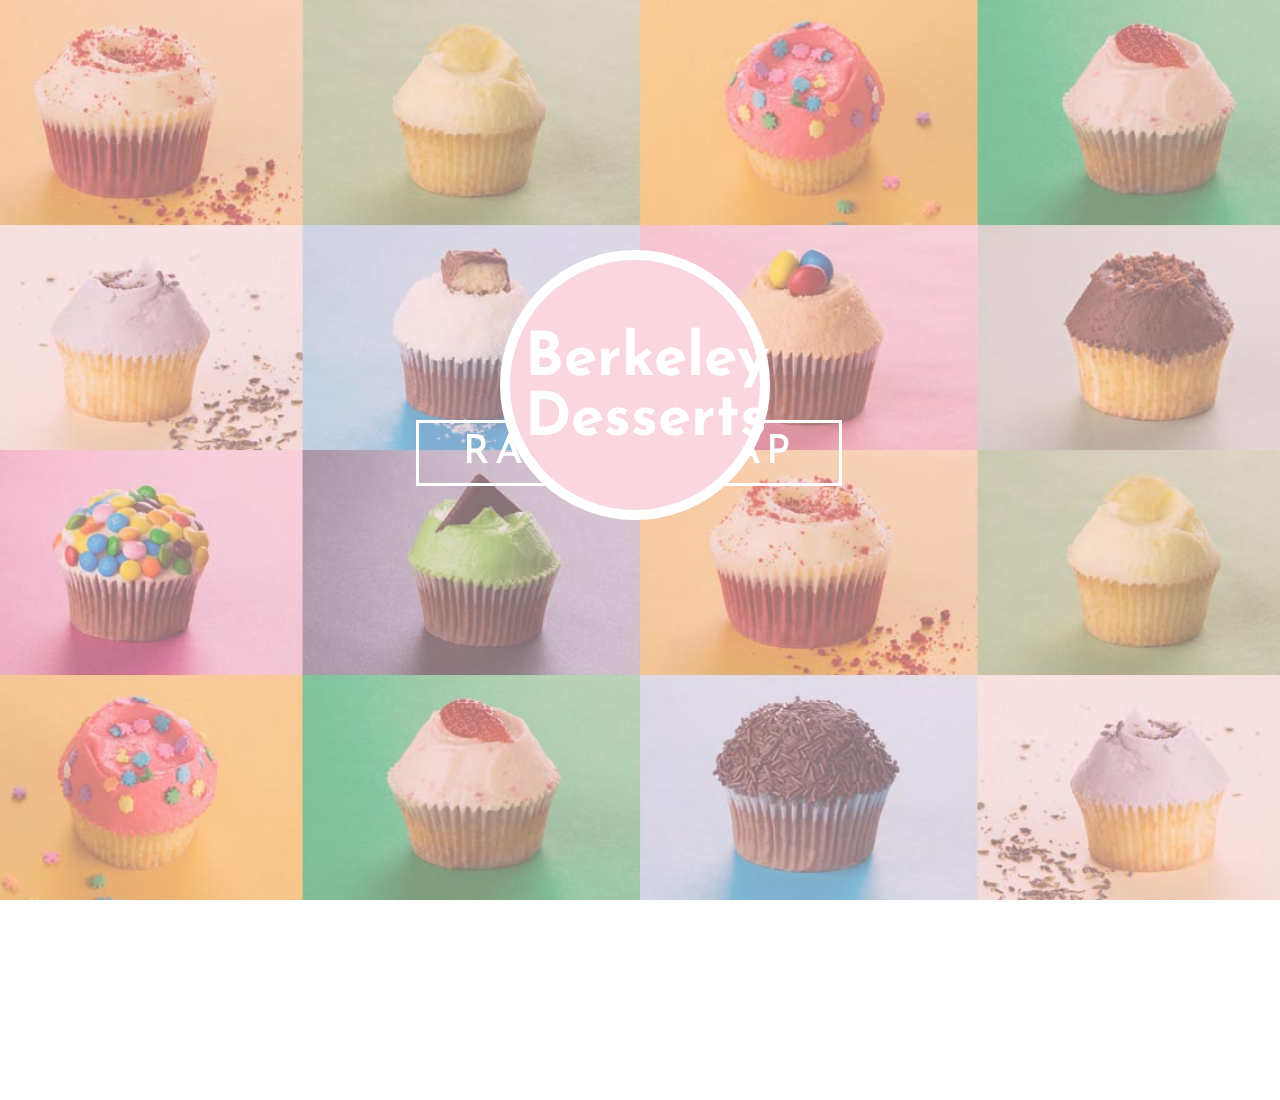
<file: index1.html>
<html>
<head>
	<link href='http://fonts.googleapis.com/css?family=Josefin+Sans:300,400,700' rel='stylesheet' type='text/css'>
	<link rel="stylesheet" type="text/css" href="assets/css/style1.css" />
	<script src="http://code.jquery.com/jquery-1.11.0.min.js"></script>
	<script src="assets/js/script.js"></script>
</head>

<body>
	<div id="circle">
	<div id="title">Berkeley<br>Desserts</div>
	</div>
	<div id="container">
		<div id="text"><a href="index2.html">Rank</a> | <a href="index3.html">Map</a></div>
	
	</div>
	<img id="background" src="assets/images/cupcakes 3.jpg">
</body>
</html>
</file>
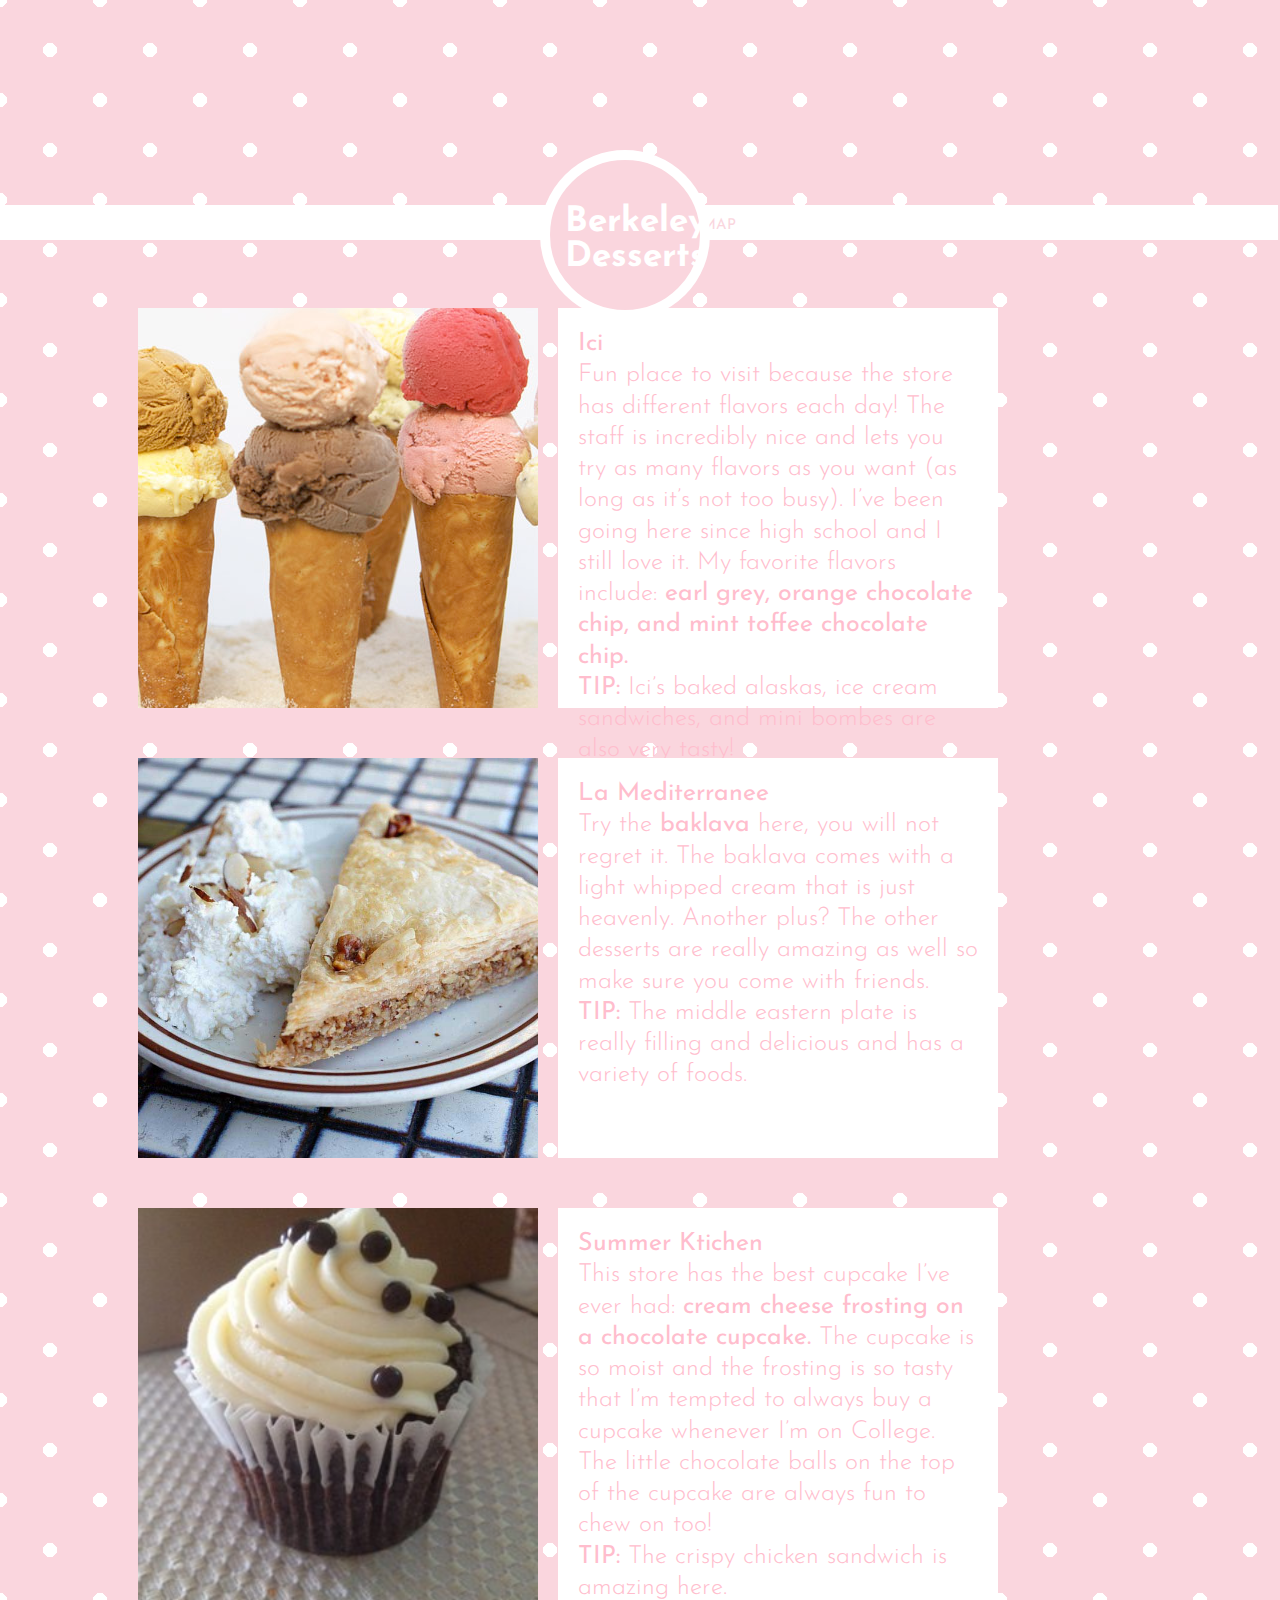
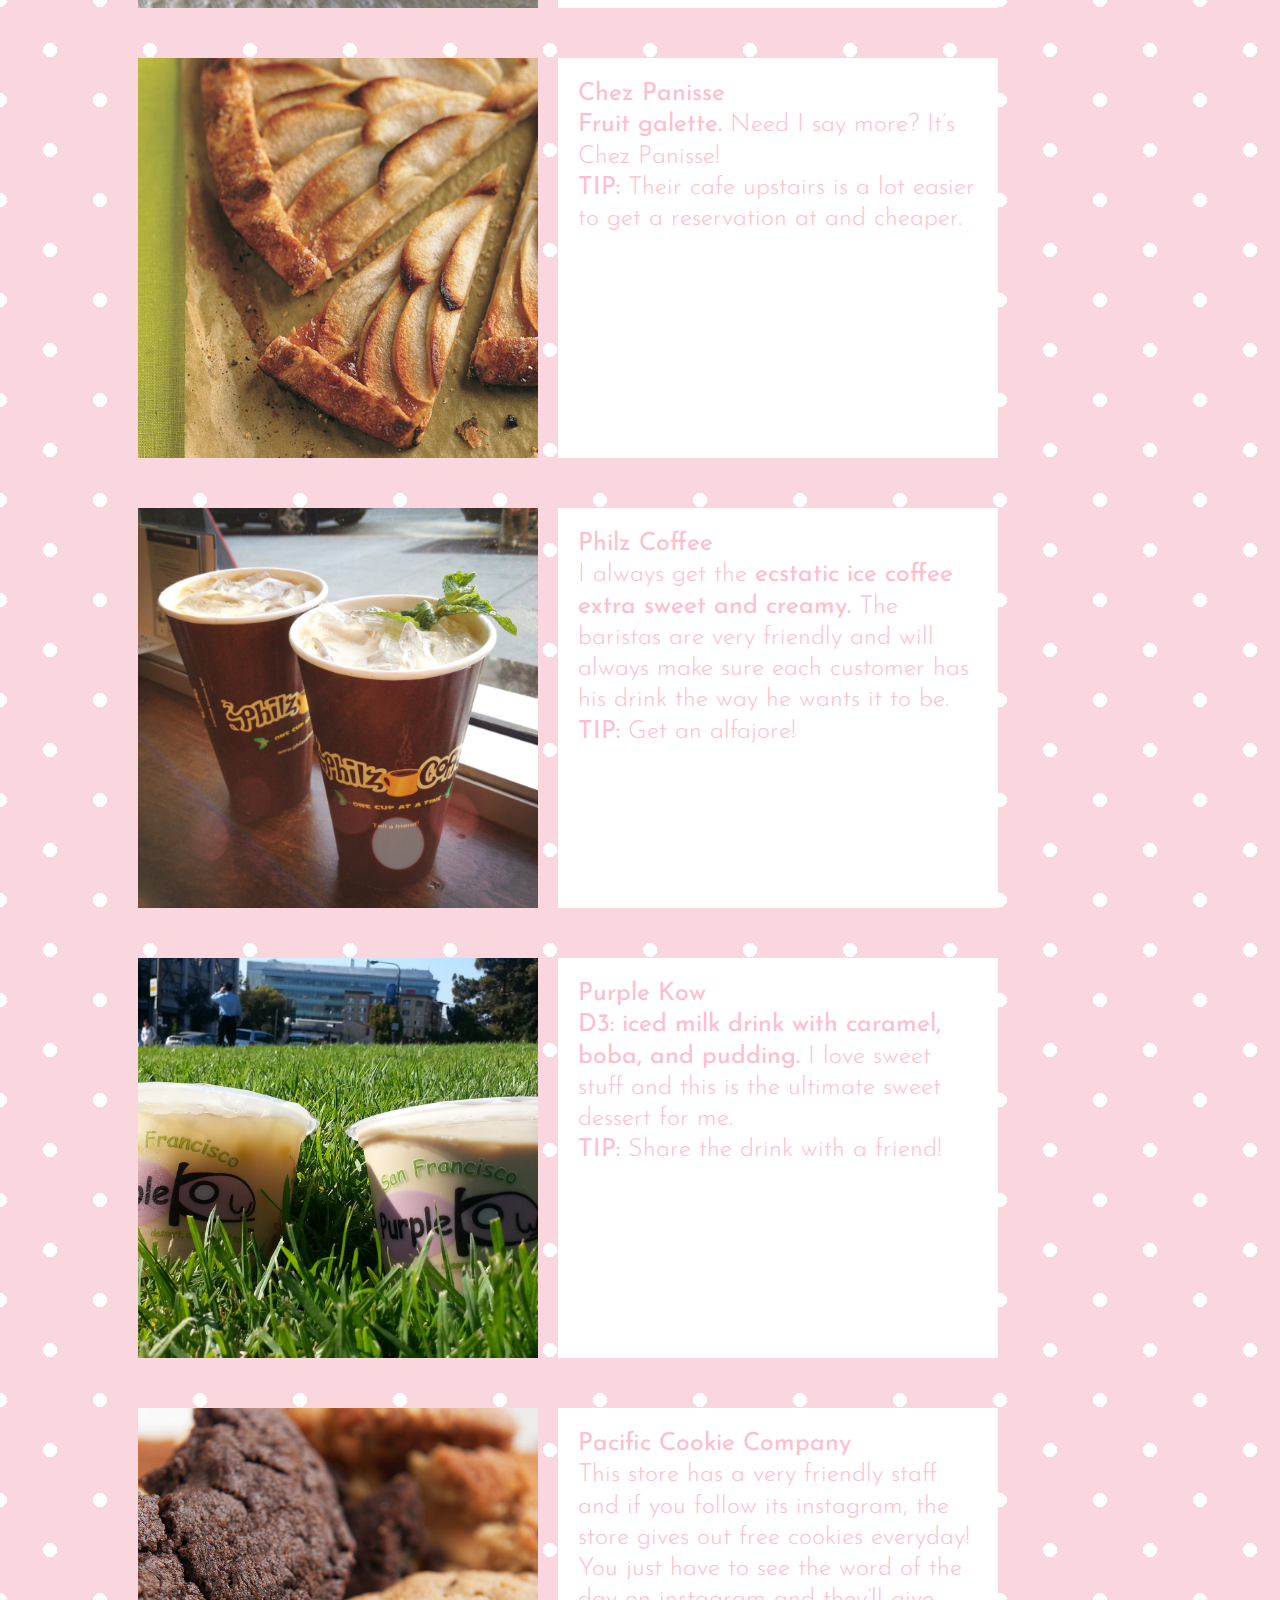
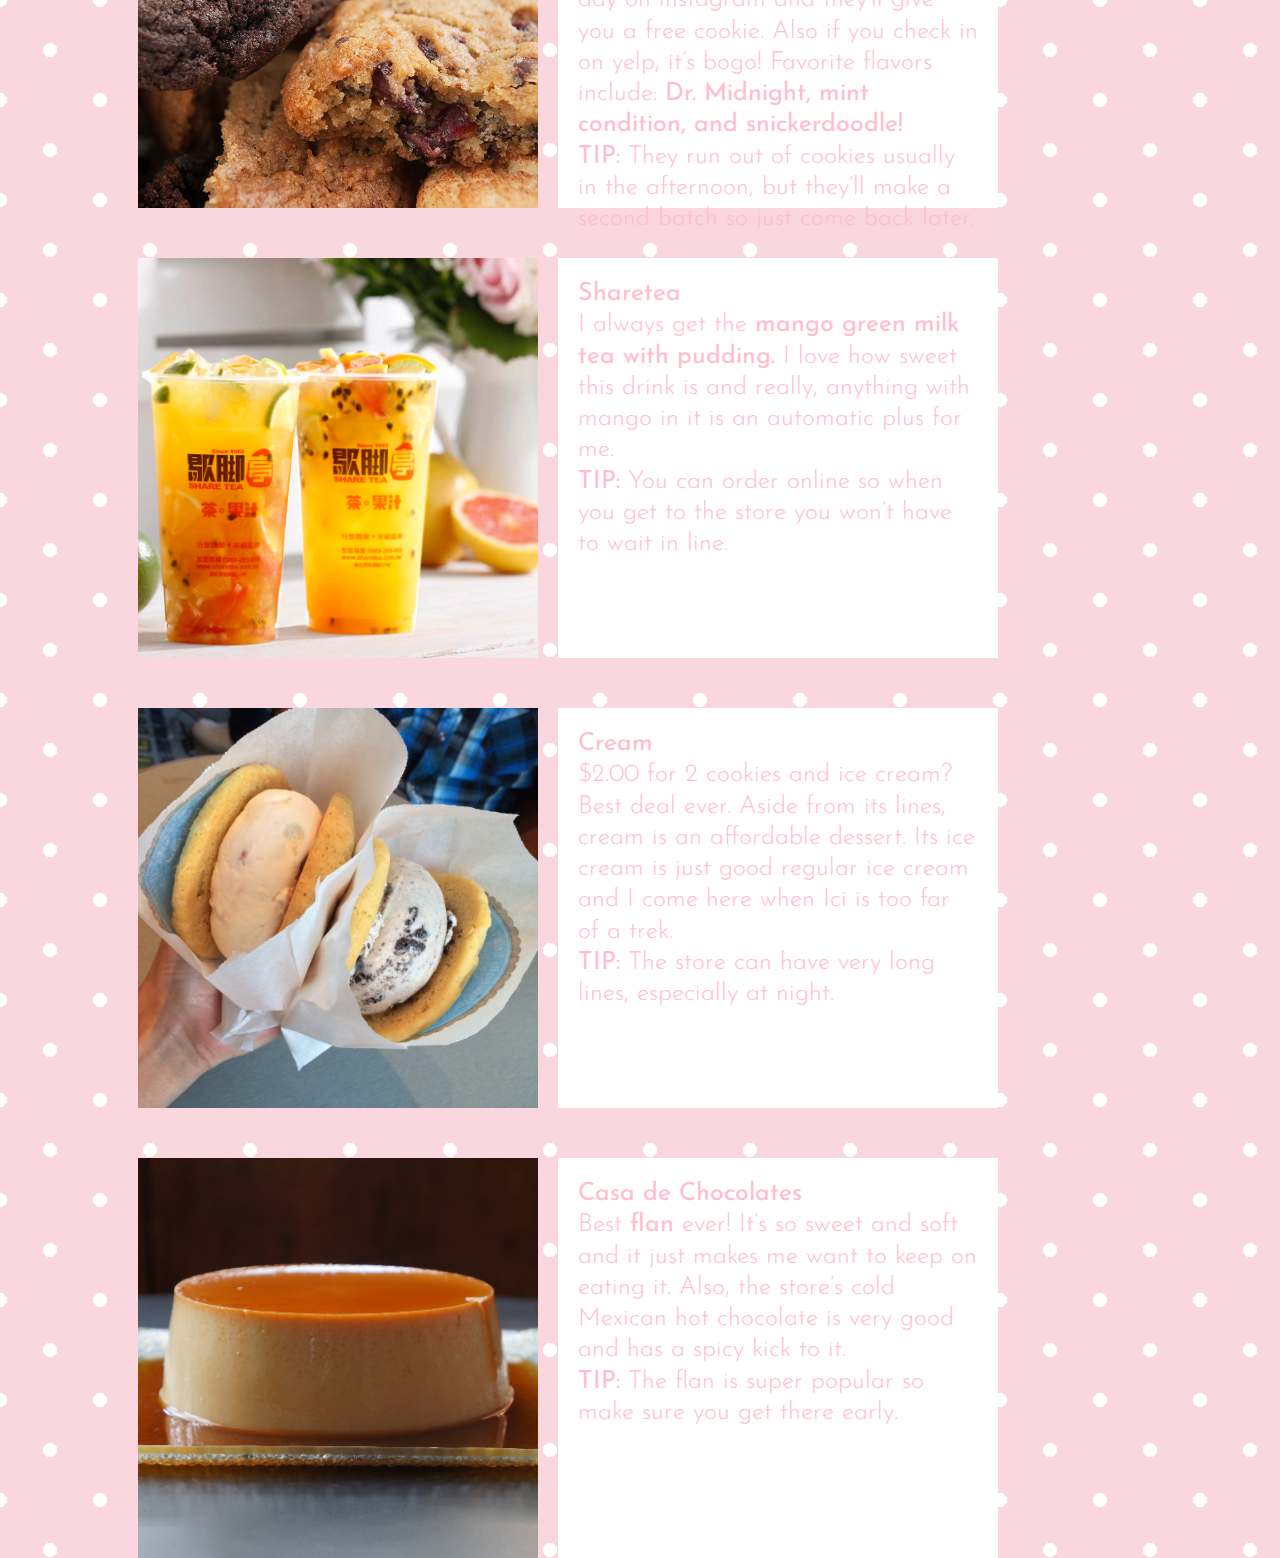
<file: index2.html>
<html>
<head>
	<link href='http://fonts.googleapis.com/css?family=Josefin+Sans:300,400,600,700' rel='stylesheet' type='text/css'>
	<link rel="stylesheet" type="text/css" href="assets/css/style2.css" />
	<script src="http://code.jquery.com/jquery-1.11.0.min.js"></script>
	<script src="assets/js/script.js"></script>
</head>
<body>
	<div id="circle">
	<div id="title">Berkeley<br>Desserts</div>
	</div>
	<div id="top-bar">
		<div id="topbar-item"> 
			<ul>
				<li><a href="index1.html">HOME</a></li>
				<li><a href="index2.html"><b>RANK</b></a></li>
				<li><a href="index3.html">MAP</a></li>
			</ul>
		</div>
	</div>
	<div id="content">
		<div class="container" id="container-1">
			<img class ="image" src="assets/images/ici.png">
			<div class="description"><b>Ici</b><br>Fun place to visit because the store has different flavors each day! The staff is incredibly nice and lets you try as many flavors as you want (as long as it&#8217;s not too busy). I&#8217;ve been going here since high school and I still love it. My favorite flavors include: <b>earl grey, orange chocolate chip, and mint toffee chocolate chip.</b><br><b>TIP:</b> Ici&#8217;s baked alaskas, ice cream sandwiches, and mini bombes are also very tasty!</div>
		</div>

		<div class="container" id="container-2">
			<img class ="image" src="assets/images/la med.jpg">
			<div class="description"><b>La Mediterranee</b><br>Try the <b>baklava</b> here, you will not regret it. The baklava comes with a light whipped cream that is just heavenly. Another plus? The other desserts are really amazing as well so make sure you come with friends.<br><b>TIP:</b> The middle eastern plate is really filling and delicious and has a variety of foods.</div>
		</div>
		<div class="container" id="container-3">
			<img class ="image" src="assets/images/summer copy.jpg">
			<div class="description"><b>Summer Ktichen</b><br>This store has the best cupcake I&#8217;ve ever had: <b>cream cheese frosting on a chocolate cupcake.</b> The cupcake is so moist and the frosting is so tasty that I&#8217;m tempted to always buy a cupcake whenever I&#8217;m on College. The little chocolate balls on the top of the cupcake are always fun to chew on too!<br><b>TIP:</b> The crispy chicken sandwich is amazing here. </div>
		</div>
		<div class="container" id="container-4">
			<img class ="image" src="assets/images/chez.jpg">
			<div class="description"><b>Chez Panisse</b><br><b>Fruit galette.</b> Need I say more? It&#8217;s Chez Panisse!<br><b>TIP:</b> Their cafe upstairs is a lot easier to get a reservation at and cheaper.</div>
		</div>
		<div class="container" id="container-5">
			<img class ="image" src="assets/images/philz.jpg">
			<div class="description"><b>Philz Coffee</b><br>I always get the <b>ecstatic ice coffee extra sweet and creamy.</b> The baristas are very friendly and will always make sure each customer has his drink the way he wants it to be.<br><b>TIP:</b> Get an alfajore!</div>
		</div>
		<div class="container" id="container-6">
			<img class ="image" src="assets/images/purple.jpg">
			<div class="description"><b>Purple Kow</b><br><b>D3: iced milk drink with caramel, boba, and pudding.</b> I love sweet stuff and this is the ultimate sweet dessert for me.<br><b>TIP:</b> Share the drink with a friend!</div>
		</div>
		<div class="container" id="container-7">
			<img class ="image" src="assets/images/pcc.jpg">
			<div class="description"><b>Pacific Cookie Company</b><br>This store has a very friendly staff and if you follow its instagram, the store gives out free cookies everyday! You just have to see the word of the day on instagram and they&#8217;ll give you a free cookie. Also if you check in on yelp, it&#8217;s bogo! Favorite flavors include: <b>Dr. Midnight, mint condition, and snickerdoodle!</b> <br><b>TIP:</b> They run out of cookies usually in the afternoon, but they&#8217;ll make a second batch so just come back later.</div>
		</div>
		<div class="container" id="container-8">
			<img class ="image" src="assets/images/sharetea.jpg">
			<div class="description"><b>Sharetea</b><br>I always get the <b>mango green milk tea with pudding.</b> I love how sweet this drink is and really, anything with mango in it is an automatic plus for me.<br><b>TIP:</b> You can order online so when you get to the store you won&#8217;t have to wait in line.</div>
		</div>
		<div class="container" id="container-9">
			<img class ="image" src="assets/images/cream.jpg">
			<div class="description"><b>Cream</b><br>$2.00 for 2 cookies and ice cream? Best deal ever. Aside from its lines, cream is an affordable dessert. Its ice cream is just good regular ice cream and I come here when Ici is too far of a trek.<br><b>TIP:</b> The store can have very long lines, especially at night.</div>
		</div>
		<div class="container" id="container-10">
			<img class ="image" src="assets/images/casa.jpg">
			<div class="description"><b>Casa de Chocolates</b><br>Best <b>flan</b> ever! It&#8217;s so sweet and soft and it just makes me want to keep on eating it. Also, the store&#8217;s cold Mexican hot chocolate is very good and has a spicy kick to it.<br><b>TIP:</b> The flan is super popular so make sure you get there early.</div>
		</div>
		
	</div>
</body>
</html>
</file>
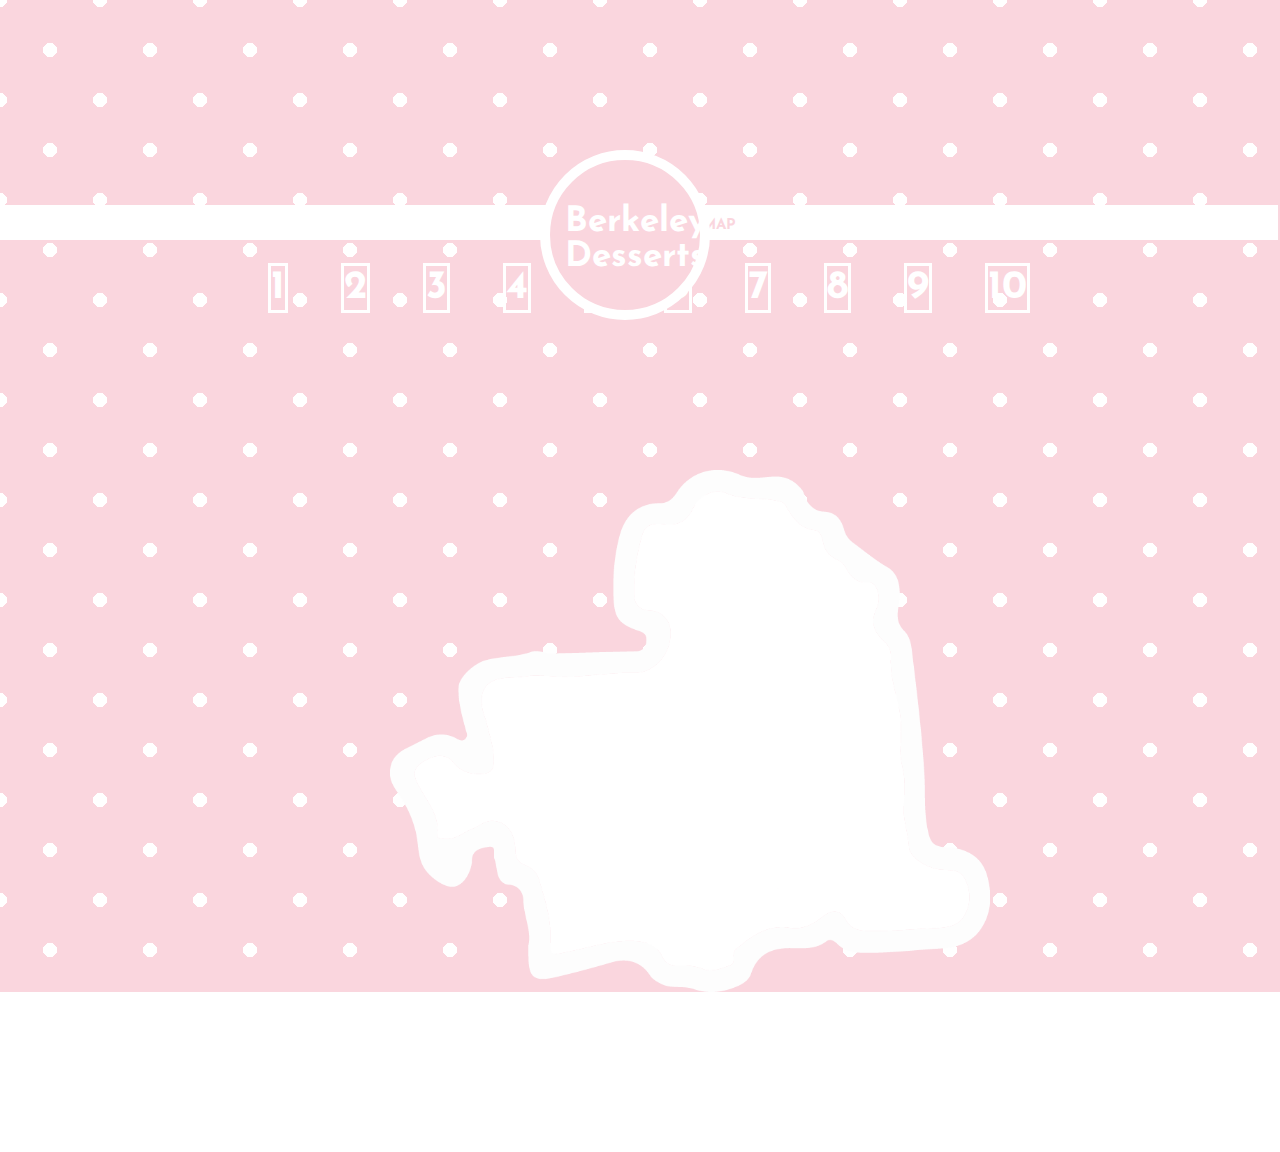
<file: index3.html>
<html>
<head>
	
	<link href='http://fonts.googleapis.com/css?family=Josefin+Sans:300,400,700' rel='stylesheet' type='text/css'/>
	<link rel="stylesheet" type="text/css" href="assets/css/style3.css" />
	<script src="http://code.jquery.com/jquery-1.11.0.min.js"></script>
	<script src="assets/js/script3.js"></script>
</head>
<body>
	<div id="circle">
		<div id="title">Berkeley<br>Desserts</div>
	</div>
		
		<img class ="icon" id="icon1" src="assets/images/icecream.png">
	
		<img class="icon" id="icon2" src="assets/images/baklava.png">
	
		<img class="icon" id="icon3" src="assets/images/cupcake.png">
	
		<img class="icon" id="icon4" src="assets/images/pie.png">
	
		<img class="icon" id="icon5" src="assets/images/coffee.png">
	
		<img class="icon" id="icon6" src="assets/images/boba.png">
	
		<img class="icon" id="icon7" src="assets/images/cookie.png">
	
		<img class="icon" id="icon8" src="assets/images/boba.png">
	
		<img class="icon" id="icon9" src="assets/images/icecream.png">

		<img class="icon" id="icon10" src="assets/images/flan.png">
	<div id="top-bar">
		<div id="topbar-item"> 
			<ul>
				<li><a href="index1.html">HOME</a></li>
				<li><a href="index2.html">RANK</a></li>
				<li><a href="index3.html"><b>MAP</b></a></li>
			</ul>
		</div>
	</div>
			<img id="map" src="assets/images/outline.png">
	<div id="numbers">
	<ul>
		<li class="number" id="1">1</li>
		<li class="number" id="2">2</li>
		<li class="number" id="3">3</li>
		<li class="number" id="4">4</li>
		<li class="number" id="5">5</li>
		<li class="number" id="6">6</li>
		<li class="number" id="7">7</li>
		<li class="number" id="8">8</li>
		<li class="number" id="9">9</li>
		<li class="number" id="10">10</li>
	</ul>
	</div>
</body>
</html>
</file>
<file: assets/css/style1.css>
#title {
	font-family: "Josefin Sans" ;
	font-weight: 700;
	font-size: 60px;
	margin: auto;
	color: white;
	text-align: center;
	margin: 15px;
	line-height: 1; 
	padding-top: 55px;

}	

a {
	text-decoration: none;
	color: white;
}

#circle {
	width: 250px;
	height: 250px;
	z-index: 100;
	border: 10px solid white;
	border-radius: 50%;
	position: relative;
	margin: 0 auto;
	top: 50%;
	left: 50%;
	margin-left: -140px;
	margin-top: -200px;
	z-index: 300;
	background-color: #FAD6DE;
}


body {
	margin: 0px;
}

#text {
	text-transform: uppercase;
	font-family: "Josefin Sans" ;
	font-weight: 500;
	font-size: 40px;
	color: white;
	letter-spacing: 5px;
	word-spacing: 20px;
	text-align: center; 
	position: absolute;
	top: 50%;
	left: 50%;
	margin: 0 auto;
	margin-left: -224px;
	margin-top: 350px;
	border: 3px solid white;
	padding: 10px;
	z-index: 100;
	width: 400px;


}

#container {
	position: relative;
	z-index: 200;

}

#background {
	position: fixed;
	top: 0;
	object-fit: cover;
	z-index: 100;
	width: 100%;
	height: 100%;
}
</file>
<file: assets/css/style2.css>
#title {
	font-family: "Josefin Sans" ;
	font-weight: 700;
	font-size: 35px;
	margin: 0 auto;
	color: white;
	text-align: center;
	margin: 15px;
	line-height: 1; 
	padding-top: 30px;
	padding-left: -100px;
	position: relative;
   

}	

#circle {
	width: 150px;
	height: 150px;
	z-index: 100;
	border: 10px solid white;
	border-radius: 50%;
	position: relative;
	margin: 0 auto;
	top: 50%;
	left: 50%;
	margin-left: -100px;
	margin-top: -300px;
	z-index: 300;
	background-color: #FAD6DE;
}

body {
	
	background: radial-gradient(circle, white 10%, transparent 10%),
	radial-gradient(circle, white 10%, #FAD6DE 10%) 50px 50px;
	background-size:100px 100px;
}

/*formatting*/
#content {
	margin: 0 auto;
	text-align: center;
	margin-left: 30px;
	margin-top: 380px;

}

.image {
	width: 400px;
	height: 400px;
	object-fit: cover;
	/* padding-top: 60px; */
	/* margin: 10px; */
	margin-top: 50px;
	float: left;
	margin-right: 20px;

}

.item-title {
	font-family: "Josefin Sans" ;
	font-weight: 400;
	font-size: 50px;
	color: white;
	background-color: none;	
	/* padding-top: 10px; */
	top: 0px;
	/* float: left; */
}

.description {
	font-family: "Josefin Sans" ;
	font-weight: 300;
	font-size: 25px;
	color: #FFBDCD	;
	width: 400px;
	height: 360px;
	background-color: white;
	float: left;
	padding: 20px;
	line-height: 1.25; 
	text-align: left;

	/* position: absolute; */
	margin-top:  50px;
}

/*)
#container-1 {
	top: 370px;
	/* left: 300px; 

	

	position: relative;
	/* width:  100%; */
	/*
} 

#container-2 {
	margin-left: 100px;
}
*/

.container {
	position: relative;
	margin: 20px 0px;
	margin-left: 100px;

}



#top-bar {
	position: absolute;
	width: 100%;
	height: 35px;
	background-color: white;
	margin-top: 225px;
	top: -20px;
	margin-left: -10px;
} 

#topbar-item {
	text-align: center;
	padding-top: 10px;
}

#topbar-item ul {
	list-style-type: none;
	margin: 0;
	padding: 0;
	color: #FAD6DE;
}

#topbar-item li {
	display: inline;
	font-family: "Josefin Sans";
	font-weight: 400;
	font-size: 15px;
	padding-left: 15px;
	padding-right: 15px;

}

#topbar-item li:hover {
	opacity: .6;
}


a {
	text-decoration: none;
	color: #FAD6DE;
}
</file>
<file: assets/css/style3.css>
#title {
	font-family: "Josefin Sans" ;
	font-weight: 700;
	font-size: 35px;
	margin: 0 auto;
	color: white;
	text-align: center;
	margin: 15px;
	line-height: 1; 
	padding-top: 30px;
	padding-left: -100px;
	position: relative;


}	

#circle {
	width: 150px;
	height: 150px;
	z-index: 100;
	border: 10px solid white;
	border-radius: 50%;
	position: relative;
	margin: 0 auto;
	top: 50%;
	left: 50%;
	margin-left: -100px;
	margin-top: -300px;
	z-index: 300;
	background-color: #FAD6DE;
}

body {
	background: radial-gradient(circle, white 10%, transparent 10%),
	radial-gradient(circle, white 10%, #FAD6DE 10%) 50px 50px;
	background-size:100px 100px;
	z-index: 50;

}

#top-bar {
	position: absolute;
	width: 100%;
	height: 35px;
	background-color: white;
	margin-top: 225px;
	top: -20px;
	margin-left: -10px;
	text-decoration: none;
}


#topbar-item {
	text-align: center;
	padding-top: 10px;
}

#topbar-item ul {
	list-style-type: none;
	margin: 0;
	padding: 0;
	color: #FAD6DE;
}

#topbar-item li {
	display: inline;
	font-family: "Josefin Sans";
	font-weight: 400;
	font-size: 15px;
	padding-left: 15px;
	padding-right: 15px;

}

#topbar-item li:hover {
	opacity: .6;
}

#numbers {
	color: white;
	font-family: "Josefin Sans";
	font-weight: 700;
	font-size: 40px;
	position: relative;
	top: 325px;
	left: 175px;
	line-height: 1.1;
	margin-left: 25px;
	z-index: 100;

}

#numbers ul {
	list-style: none;
}

#numbers li {
	margin: 20px;
	border: 3px solid white;
	text-align: center;
	display: inline-block;
}

#numbers li:hover{
	opacity: .6;
	cursor: pointer;
}

#map {
	width: 600px;
	margin: 0 auto;
	position: absolute;
	top: 50%;
	left: 50%;
	margin-left: -250px;
	z-index: 100;
	margin-top: 20px;
	margin-bottom: 100px;
}

.icon {
	width: 50px;
	z-index: 200;
	position: absolute;
	display: none;
	margin-left: 480px;
	margin-top: 100px;
}

#icon1 {
	width: 40px;
	top: 610px;
	left: 200px;

}

#icon2 {
	top: 500px;
	left: 190px;
	width: 90px;
}

#icon3 {
	top: 550px;
	left: 215px;
	width: 40px;
}

#icon4 {
	top: 330px;
	left: 70px;
}

#icon5 {
	top: 360px;
	left: 70px;
}

#icon6 {
	top: 400px;
	left: 100px;

}

#icon7 {
	top: 400px;
	left: 180px;
	width: 40px;
}

#icon8 {
	top: 400px;
	left: 140px;
}

#icon9 {
	top: 400px;
	left: 210px;
	width: 40px;

}

#icon10 {
	top: 650px;
	left: 180px;

}

a {
	text-decoration: none;
	color: #FAD6DE;
}
</file>
